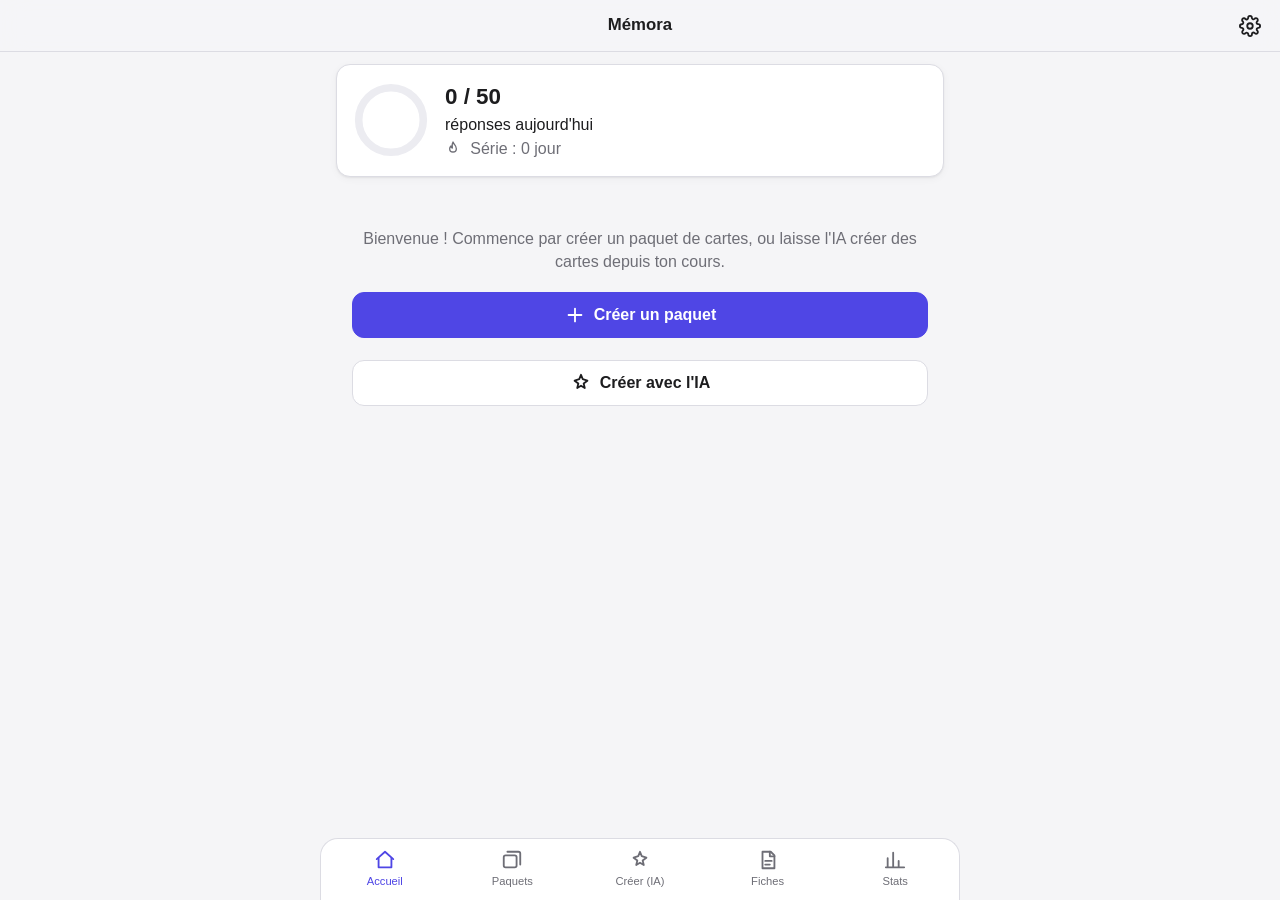
<file: index.html>
<!doctype html>
<html lang="fr">
<head>
  <meta charset="utf-8">
  <!-- viewport-fit=cover : utilise tout l'écran des iPhone à encoche -->
  <meta name="viewport" content="width=device-width, initial-scale=1, viewport-fit=cover">
  <title>Mémora</title>
  <meta name="description" content="Cartes de révision avec répétition espacée et IA intégrée">

  <!-- Couleur de la barre du téléphone (claire / sombre) -->
  <meta name="theme-color" content="#f5f5f7" media="(prefers-color-scheme: light)">
  <meta name="theme-color" content="#111114" media="(prefers-color-scheme: dark)">
  <meta name="color-scheme" content="light dark">

  <!-- PWA : installation sur l'écran d'accueil -->
  <link rel="manifest" href="manifest.json">
  <link rel="icon" href="icons/icon.svg" type="image/svg+xml">
  <link rel="icon" href="icons/icon-192.png" type="image/png" sizes="192x192">
  <!-- iPhone -->
  <link rel="apple-touch-icon" href="icons/apple-touch-icon.png">
  <meta name="apple-mobile-web-app-capable" content="yes">
  <meta name="mobile-web-app-capable" content="yes">
  <meta name="apple-mobile-web-app-status-bar-style" content="default">
  <meta name="apple-mobile-web-app-title" content="Mémora">

  <link rel="stylesheet" href="css/style.css">
</head>
<body>
  <main id="app" aria-live="polite">
    <div class="page center"><span class="spinner big"></span></div>
  </main>
  <nav id="tabs" class="tabs" aria-label="Navigation principale"></nav>

  <noscript>Cette application a besoin de JavaScript.</noscript>
  <script type="module" src="js/app.js"></script>
</body>
</html>
</file>
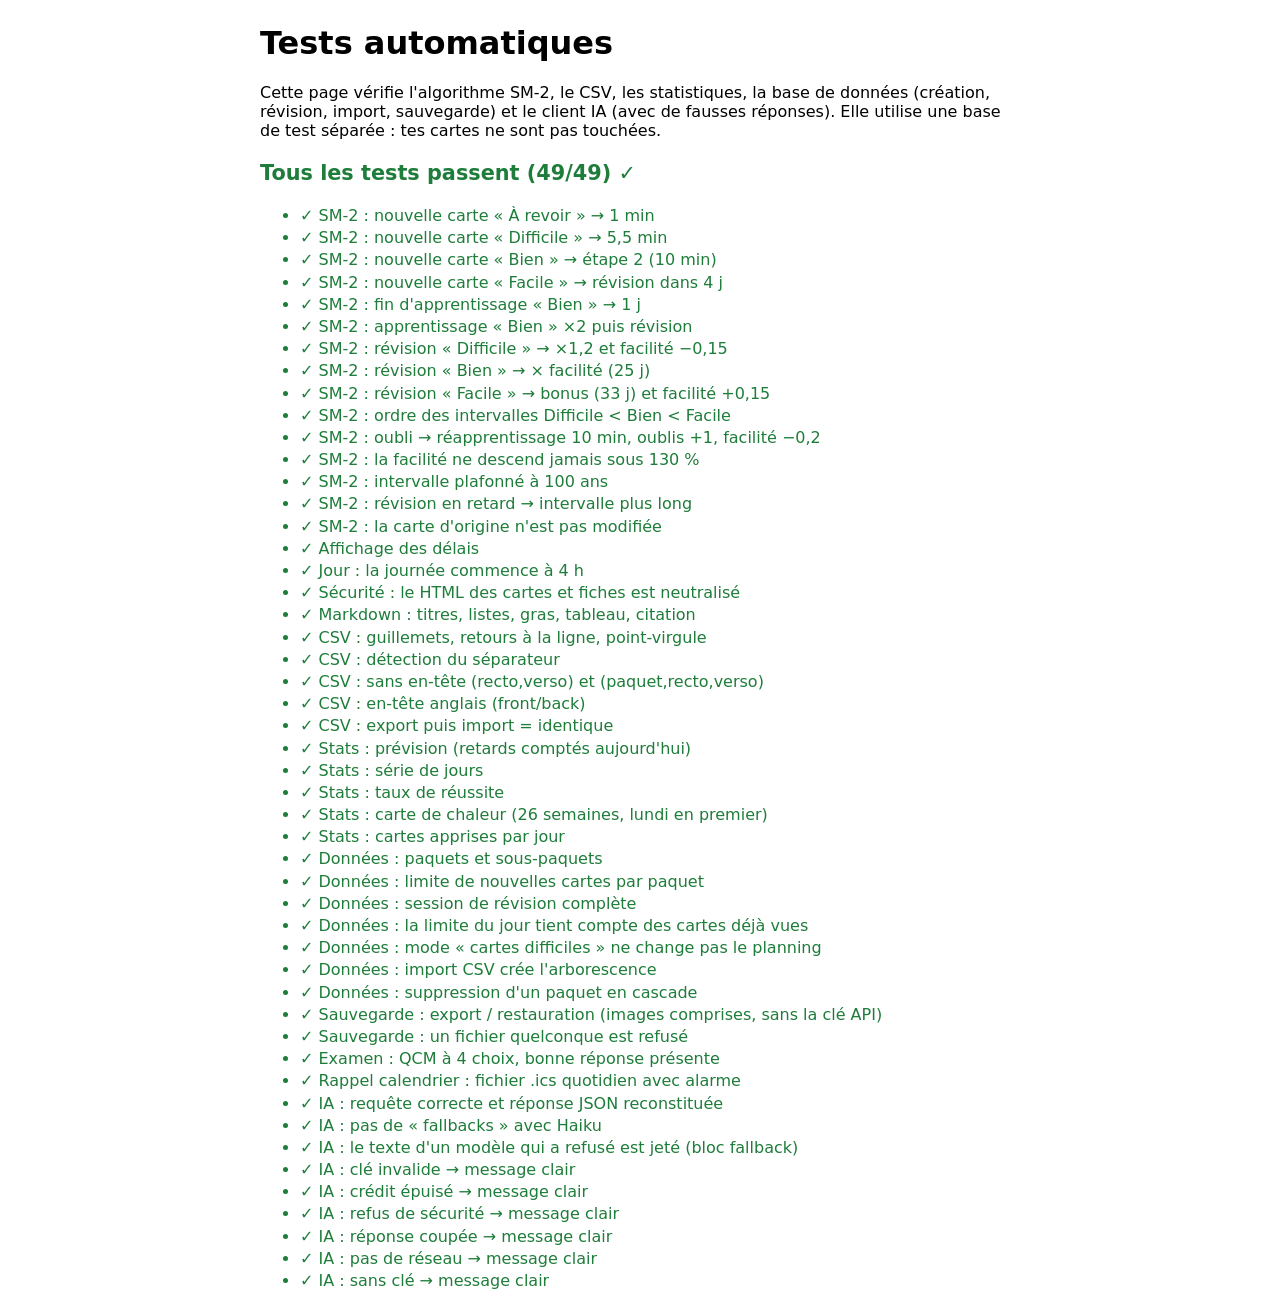
<file: tests/index.html>
<!doctype html>
<html lang="fr">
<head>
<meta charset="utf-8">
<meta name="viewport" content="width=device-width, initial-scale=1">
<title>Tests de l'app</title>
<style>
  body { font-family: system-ui, sans-serif; max-width: 760px; margin: 1.5rem auto; padding: 0 1rem; }
  .pass { color: #1e7d3a; } .fail { color: #c62828; font-weight: 600; }
  li { margin: .2rem 0; } pre { white-space: pre-wrap; background: #f6f6f8; padding: .5rem; border-radius: 6px; }
  #summary { font-size: 1.3rem; font-weight: 700; }
</style>
</head>
<body>
<h1>Tests automatiques</h1>
<p>Cette page vérifie l'algorithme SM-2, le CSV, les statistiques, la base de données (création, révision, import, sauvegarde) et le client IA (avec de fausses réponses). Elle utilise une base de test séparée : tes cartes ne sont pas touchées.</p>
<p id="summary">Tests en cours…</p>
<ul id="results"></ul>
<script>window.__TEST_DB_NAME__ = 'flashcards-test-db';</script>
<script type="module" src="tests.js"></script>
</body>
</html>
</file>
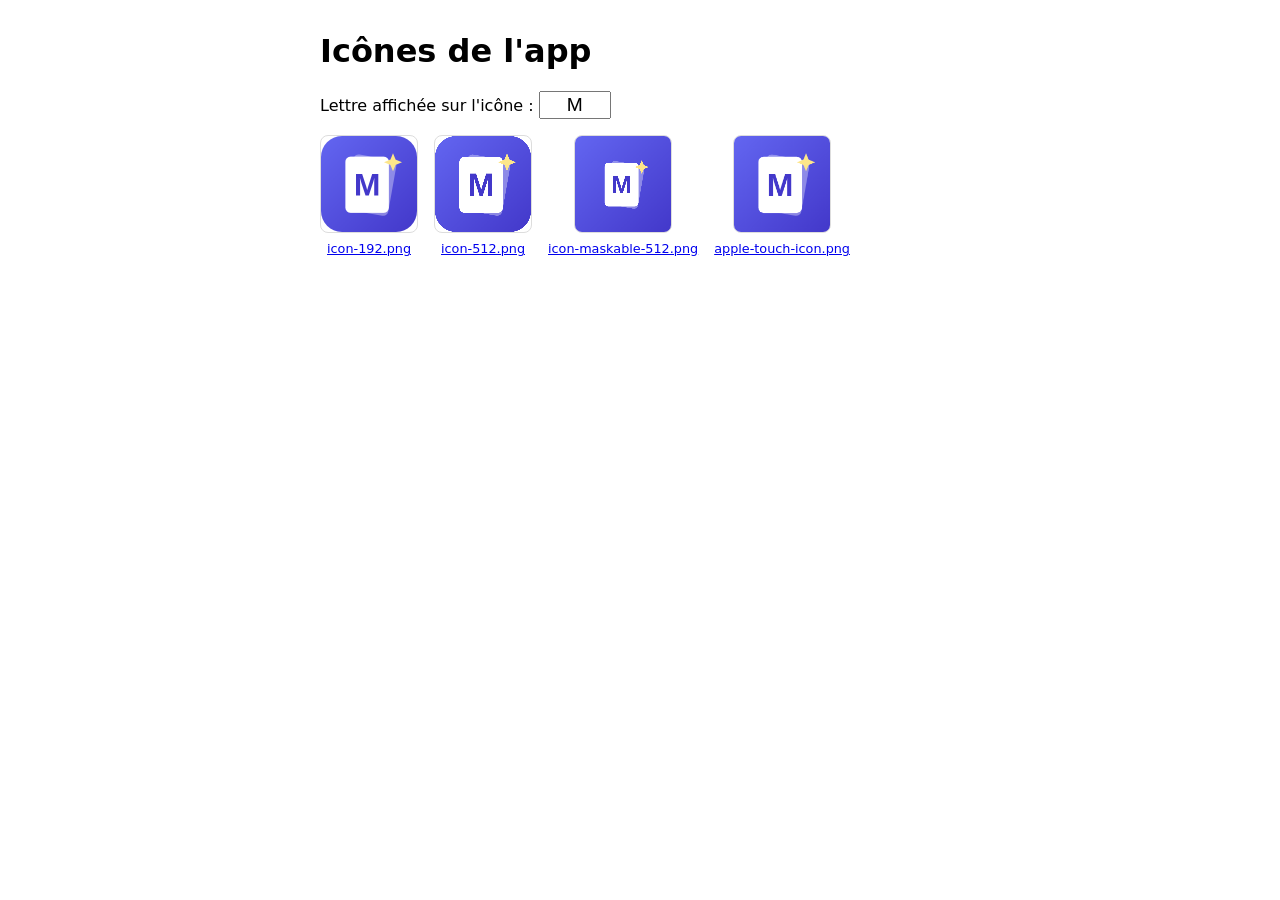
<file: tools/make-icons.html>
<!doctype html>
<html lang="fr">
<head>
<meta charset="utf-8">
<meta name="viewport" content="width=device-width, initial-scale=1">
<title>Fabrique d'icônes</title>
<style>
  body { font-family: system-ui, sans-serif; max-width: 640px; margin: 2rem auto; padding: 0 1rem; }
  .row { display: flex; gap: 1rem; flex-wrap: wrap; align-items: flex-end; }
  figure { margin: 0; text-align: center; font-size: .8rem; }
  canvas { border: 1px solid #ddd; border-radius: 8px; width: 96px; height: 96px; }
  a { display: block; margin-top: .3rem; }
  input { font-size: 1.2rem; width: 4rem; text-align: center; }
</style>
</head>
<body>
<!-- Outil : fabrique les icônes PNG de l'app (iPhone et Android ont
     besoin d'images PNG) à partir d'une lettre. Ouvre cette page dans un
     navigateur, choisis la lettre, puis télécharge les 4 fichiers dans
     le dossier « icons ». -->
<h1>Icônes de l'app</h1>
<p>Lettre affichée sur l'icône : <input id="letter" maxlength="2" value="M"></p>
<div class="row" id="out"></div>
<script>
const SIZES = [
  { name: 'icon-192.png', size: 192, maskable: false },
  { name: 'icon-512.png', size: 512, maskable: false },
  { name: 'icon-maskable-512.png', size: 512, maskable: true },
  { name: 'apple-touch-icon.png', size: 180, maskable: false, square: true },
];

// Même dessin que icons/icon.svg
function draw(ctx, s, letter, { maskable, square }) {
  const k = s / 512;
  ctx.save();
  ctx.scale(k, k);
  const g = ctx.createLinearGradient(0, 0, 512, 512);
  g.addColorStop(0, '#6366f1'); g.addColorStop(1, '#4338ca');
  ctx.fillStyle = g;
  if (maskable || square) ctx.fillRect(0, 0, 512, 512);           // fond plein (le téléphone découpe)
  else { roundRect(ctx, 0, 0, 512, 512, 112); ctx.fill(); }
  if (maskable) { ctx.translate(256, 256); ctx.scale(0.78, 0.78); ctx.translate(-256, -256); } // zone de sécurité
  ctx.save();
  ctx.translate(266, 262); ctx.rotate(10 * Math.PI / 180); ctx.translate(-266, -262);
  ctx.globalAlpha = 0.35; ctx.fillStyle = '#fff'; roundRect(ctx, 150, 112, 232, 300, 28); ctx.fill();
  ctx.restore();
  ctx.fillStyle = '#fff'; roundRect(ctx, 130, 110, 232, 300, 28); ctx.fill();
  ctx.fillStyle = '#4338ca';
  ctx.font = `700 ${letter.length > 1 ? 130 : 170}px Helvetica, Arial, sans-serif`;
  ctx.textAlign = 'center'; ctx.textBaseline = 'alphabetic';
  ctx.fillText(letter, 246, 318);
  ctx.fillStyle = '#fde68a';
  ctx.beginPath();
  ctx.moveTo(384, 92); ctx.lineTo(398, 126); ctx.lineTo(432, 140); ctx.lineTo(398, 154);
  ctx.lineTo(384, 188); ctx.lineTo(370, 154); ctx.lineTo(336, 140); ctx.lineTo(370, 126);
  ctx.closePath(); ctx.fill();
  ctx.restore();
}
function roundRect(ctx, x, y, w, h, r) {
  ctx.beginPath();
  ctx.moveTo(x + r, y); ctx.arcTo(x + w, y, x + w, y + h, r); ctx.arcTo(x + w, y + h, x, y + h, r);
  ctx.arcTo(x, y + h, x, y, r); ctx.arcTo(x, y, x + w, y, r); ctx.closePath();
}
function render() {
  const letter = document.getElementById('letter').value.trim() || 'M';
  const out = document.getElementById('out');
  out.innerHTML = '';
  for (const o of SIZES) {
    const c = document.createElement('canvas');
    c.width = c.height = o.size;
    draw(c.getContext('2d'), o.size, letter, o);
    const fig = document.createElement('figure');
    const a = document.createElement('a');
    a.href = c.toDataURL('image/png');
    a.download = o.name;
    a.textContent = o.name;
    a.dataset.name = o.name;
    fig.append(c, a);
    out.append(fig);
  }
}
document.getElementById('letter').oninput = render;
render();
</script>
</body>
</html>
</file>
<file: css/style.css>
/* =====================================================================
   style.css — Apparence de l'app
   Mobile d'abord, épuré, utilisable d'une main (actions en bas).
   Thème clair / sombre automatique selon le réglage du téléphone.
   ===================================================================== */

/* ---------- Couleurs (thème clair) ---------- */
:root {
  --bg: #f5f5f7;
  --surface: #ffffff;
  --surface-2: #ececf1;
  --text: #1d1d1f;
  --text-2: #55555c;
  --muted: #6e6e76;
  --border: #dcdce3;
  --accent: #4f46e5;
  --accent-ink: #ffffff;
  --accent-soft: #e8e7fd;
  --danger: #c62828;
  --danger-soft: #fdeaea;
  --ok: #1e7d3a;
  --ok-soft: #e4f4e8;
  --warn: #8a5a00;
  --warn-soft: #fff4d6;

  /* Compteurs : nouvelles / en cours / à revoir */
  --c-new: #2563eb;
  --c-learn: #c2410c;
  --c-review: #15803d;

  /* Boutons de réponse */
  --a1: #c62828; --a2: #b45309; --a3: #15803d; --a4: #2563eb;

  /* Carte de chaleur : une seule teinte, du clair au foncé */
  --h0: #e6e6ec; --h1: #c7c5f7; --h2: #9a95f0; --h3: #6c63e6; --h4: #4338ca;

  --radius: 14px;
  --shadow: 0 1px 2px rgba(0,0,0,.06), 0 2px 8px rgba(0,0,0,.04);
  --tabs-h: 62px;
  --safe-b: env(safe-area-inset-bottom, 0px);
  --safe-t: env(safe-area-inset-top, 0px);
  font-size: 16px;
}

/* ---------- Thème sombre (choisi, pas une simple inversion) ---------- */
@media (prefers-color-scheme: dark) {
  :root {
    --bg: #111114;
    --surface: #1c1c21;
    --surface-2: #2a2a31;
    --text: #f2f2f5;
    --text-2: #c4c4cc;
    --muted: #9a9aa3;
    --border: #34343c;
    --accent: #8b85ff;
    --accent-ink: #111114;
    --accent-soft: #2b2950;
    --danger: #ff6b6b;
    --danger-soft: #3a1c1e;
    --ok: #5fd07f;
    --ok-soft: #173322;
    --warn: #f3c25b;
    --warn-soft: #3a2f14;
    --c-new: #6ea8ff;
    --c-learn: #ff9a5c;
    --c-review: #5fd07f;
    --a1: #ff6b6b; --a2: #f3a649; --a3: #5fd07f; --a4: #6ea8ff;
    --h0: #26262d; --h1: #3b3870; --h2: #5650b0; --h3: #7c75ee; --h4: #b3aeff;
    --shadow: none;
  }
}

/* ---------- Base ---------- */
* { box-sizing: border-box; }
html { -webkit-text-size-adjust: 100%; }
body {
  margin: 0;
  background: var(--bg);
  color: var(--text);
  font-family: -apple-system, BlinkMacSystemFont, "Segoe UI", Roboto, "Helvetica Neue", Arial, sans-serif;
  line-height: 1.45;
  -webkit-tap-highlight-color: transparent;
  overscroll-behavior-y: none;
}
#app { min-height: 100vh; padding-bottom: calc(var(--tabs-h) + var(--safe-b) + 16px); }
body.no-tabs #app { padding-bottom: calc(var(--safe-b) + 8px); }
body.no-tabs .tabs { display: none; }
a { color: var(--accent); text-decoration: none; }
h1, h2, h3 { line-height: 1.2; margin: 0 0 .5rem; }
h2 { font-size: 1.15rem; }
h3 { font-size: 1rem; margin-top: 1rem; }
p { margin: .4rem 0; }
code { background: var(--surface-2); padding: .05em .35em; border-radius: 5px; font-size: .9em; }
mark { background: #ffe58a; color: #1d1d1f; border-radius: 3px; padding: 0 .15em; }
hr { border: none; border-top: 1px solid var(--border); margin: 1rem 0; }
.hidden { display: none !important; }
.muted { color: var(--muted); }
.small { font-size: .85rem; }
.center { text-align: center; }
.danger { color: var(--danger); }
.ok { color: var(--ok); }
.mono { font-family: ui-monospace, SFMono-Regular, Menlo, Consolas, monospace; font-size: .85rem; }

.page { max-width: 640px; margin: 0 auto; padding: 12px 16px; display: flex; flex-direction: column; gap: 12px; }
.page.center { min-height: 60vh; justify-content: center; align-items: stretch; }
.stack { display: flex; flex-direction: column; gap: 10px; }
.grid-2 { display: grid; grid-template-columns: 1fr 1fr; gap: 10px; }

/* ---------- Barre du haut ---------- */
.topbar {
  position: sticky; top: 0; z-index: 10;
  display: grid; grid-template-columns: 48px 1fr auto; align-items: center;
  min-height: 52px; padding: var(--safe-t) 8px 0;
  background: var(--bg); /* repli pour les anciens téléphones */
  background: color-mix(in srgb, var(--bg) 88%, transparent);
  backdrop-filter: saturate(1.8) blur(14px);
  -webkit-backdrop-filter: saturate(1.8) blur(14px);
  border-bottom: 1px solid var(--border);
}
.topbar h1 { font-size: 1.05rem; text-align: center; margin: 0; white-space: nowrap; overflow: hidden; text-overflow: ellipsis; }
.topbar-actions { display: flex; justify-content: flex-end; min-width: 48px; gap: 4px; align-items: center; }
.topbar-spacer { width: 44px; }
.icon-btn {
  display: inline-flex; align-items: center; justify-content: center;
  width: 44px; height: 44px; border-radius: 12px;
  border: none; background: transparent; color: var(--text); cursor: pointer;
}
.icon-btn:active { background: var(--surface-2); }
.icon-btn.small { width: 36px; height: 36px; }
.ico { width: 22px; height: 22px; flex: none; }
.ico.inline { width: 1em; height: 1em; vertical-align: -.12em; margin-right: .3em; }

/* ---------- Onglets du bas (pouce) ---------- */
.tabs {
  position: fixed; left: 0; right: 0; bottom: 0; z-index: 20;
  display: grid; grid-template-columns: repeat(5, 1fr);
  height: calc(var(--tabs-h) + var(--safe-b)); padding-bottom: var(--safe-b);
  background: var(--surface);
  background: color-mix(in srgb, var(--surface) 92%, transparent);
  backdrop-filter: saturate(1.8) blur(14px);
  -webkit-backdrop-filter: saturate(1.8) blur(14px);
  border-top: 1px solid var(--border);
}
.tab {
  display: flex; flex-direction: column; align-items: center; justify-content: center; gap: 2px;
  color: var(--muted); font-size: .7rem; font-weight: 500;
}
.tab.active { color: var(--accent); }

/* ---------- Boutons ---------- */
.btn {
  display: inline-flex; align-items: center; justify-content: center; gap: 8px;
  min-height: 46px; padding: 10px 16px;
  border-radius: 12px; border: 1px solid var(--border);
  background: var(--surface); color: var(--text);
  font: inherit; font-weight: 600; cursor: pointer; text-align: center;
  user-select: none; -webkit-user-select: none;
  transition: transform .06s ease;
}
.btn:active { transform: scale(.98); }
.btn:disabled, .btn.disabled { opacity: .5; pointer-events: none; }
.btn-primary { background: var(--accent); color: var(--accent-ink); border-color: var(--accent); }
.btn-danger { color: var(--danger); border-color: color-mix(in srgb, var(--danger) 40%, var(--border)); }
.btn-ghost { background: transparent; border-color: transparent; color: var(--accent); }
.btn-block { width: 100%; }
.btn-big { min-height: 56px; font-size: 1.05rem; }
.btn-small { min-height: 36px; padding: 6px 12px; font-size: .9rem; }

/* ---------- Champs de formulaire ---------- */
.field { display: flex; flex-direction: column; gap: 6px; }
.field > span { font-weight: 600; font-size: .92rem; }
.field small { color: var(--muted); }
input[type=text], input[type=number], input[type=password], input[type=search], input[type=time], select, textarea {
  width: 100%; font: inherit; font-size: 16px; /* 16px : évite le zoom auto sur iPhone */
  color: var(--text); background: var(--surface);
  border: 1px solid var(--border); border-radius: 12px; padding: 12px;
}
textarea { resize: vertical; min-height: 3em; }
input:focus, select:focus, textarea:focus { outline: 2px solid var(--accent); outline-offset: 0; border-color: transparent; }
.input-row { display: flex; gap: 8px; }
.search { margin-bottom: 4px; }
.switch-row { display: flex; justify-content: space-between; align-items: center; font-weight: 600; min-height: 44px; }
.switch-row input { width: 24px; height: 24px; accent-color: var(--accent); }
.hint { color: var(--muted); font-size: .85rem; margin: 0; }

/* ---------- Boîtes ---------- */
.card-box { background: var(--surface); border-radius: var(--radius); padding: 16px; box-shadow: var(--shadow); border: 1px solid var(--border); }
.error-box h2 { color: var(--danger); }
.section-title { margin: 12px 0 0; font-size: 1rem; color: var(--text-2); }
.empty { text-align: center; padding: 32px 16px; color: var(--muted); }
.empty .btn { margin-top: 12px; }
.banner { display: flex; gap: 10px; align-items: flex-start; padding: 12px 14px; border-radius: 12px; font-size: .92rem; color: var(--text); }
.banner .ico { flex: none; margin-top: 1px; }
.banner-info { background: var(--accent-soft); }
.banner-warn { background: var(--warn-soft); }
.banner-error { background: var(--danger-soft); color: var(--danger); }
.help-box { background: var(--surface-2); border-radius: 12px; padding: 10px 12px; font-size: .88rem; }
.help-box p { margin: .3rem 0; }
details summary { cursor: pointer; font-weight: 600; padding: 4px 0; }
.howto { padding-left: 1.2rem; }
.howto li { margin: .35rem 0; }

/* ---------- Objectif du jour ---------- */
.goal { display: flex; align-items: center; gap: 16px; }
.ring { width: 76px; height: 76px; transform: rotate(-90deg); flex: none; }
.ring circle { fill: none; stroke-width: 8; }
.ring-bg { stroke: var(--surface-2); }
.ring-fg { stroke: var(--accent); stroke-linecap: round; transition: stroke-dashoffset .6s ease; }
.goal-text { display: flex; flex-direction: column; }
.goal-text strong { font-size: 1.4rem; }

/* ---------- Listes de paquets ---------- */
.deck-list, .card-list, .sheet-list, .hard-list, .error-list, .preview-cards, .notion-list { list-style: none; margin: 0; padding: 0; }
.deck-list { background: var(--surface); border-radius: var(--radius); border: 1px solid var(--border); overflow: hidden; }
.deck-row { display: flex; align-items: center; border-top: 1px solid var(--border); }
.deck-row:first-child { border-top: none; }
.deck-main {
  flex: 1; display: flex; justify-content: space-between; align-items: center; gap: 8px;
  min-height: 54px; padding: 10px 12px 10px calc(14px + var(--depth, 0) * 18px);
  color: var(--text);
}
.deck-main:active { background: var(--surface-2); }
.deck-name { font-weight: 600; overflow: hidden; text-overflow: ellipsis; }
.sub-mark { color: var(--muted); margin-right: 6px; }
.counts { display: inline-flex; gap: 10px; font-variant-numeric: tabular-nums; font-weight: 700; font-size: .95rem; }
.counts.big { display: flex; justify-content: space-around; margin-bottom: 12px; font-weight: 500; }
.counts.big b { font-size: 1.3rem; display: block; text-align: center; }
.c-new { color: var(--c-new); }
.c-learn { color: var(--c-learn); }
.c-review { color: var(--c-review); }
.legend { display: flex; justify-content: center; gap: 14px; font-size: .78rem; font-weight: 600; }

/* ---------- Liste de cartes ---------- */
.card-list li a, .sheet-list li a, .hard-list li a {
  display: flex; flex-direction: column; gap: 2px; padding: 12px;
  background: var(--surface); border: 1px solid var(--border); border-radius: 12px; margin-bottom: 8px; color: var(--text);
}
.card-front { font-weight: 600; overflow: hidden; text-overflow: ellipsis; white-space: nowrap; }
.card-back { font-size: .88rem; overflow: hidden; text-overflow: ellipsis; white-space: nowrap; }
.tag { align-self: flex-start; font-size: .72rem; font-weight: 600; padding: 2px 8px; border-radius: 99px; background: var(--surface-2); color: var(--text-2); }
.tag-new { color: var(--c-new); }
.tag-learning, .tag-relearning { color: var(--c-learn); }
.tag-review { color: var(--c-review); }
.card-meta { line-height: 1.6; }

/* ---------- Images ---------- */
.img-tools { display: flex; gap: 8px; flex-wrap: wrap; }
.img-preview { position: relative; }
.img-preview img { max-width: 100%; max-height: 240px; border-radius: 10px; display: block; }
.img-remove { position: absolute; top: 4px; right: 4px; background: rgba(0,0,0,.55); color: #fff; width: 32px; height: 32px; border-radius: 50%; }
.thumbs { display: grid; grid-template-columns: repeat(auto-fill, minmax(84px, 1fr)); gap: 8px; }
.thumb { position: relative; aspect-ratio: 3/4; border-radius: 10px; overflow: hidden; background: var(--surface-2); }
.thumb img { width: 100%; height: 100%; object-fit: cover; }
.thumb > span { position: absolute; left: 4px; bottom: 4px; background: rgba(0,0,0,.6); color: #fff; font-size: .75rem; padding: 0 6px; border-radius: 6px; }

/* ---------- Révision ---------- */
.study { max-width: 640px; margin: 0 auto; padding: 12px 16px; display: flex; flex-direction: column; gap: 12px; min-height: calc(100vh - 60px - var(--safe-t)); }
.study-card { flex: 1; display: flex; }
.flashcard {
  flex: 1; background: var(--surface); border: 1px solid var(--border); border-radius: 18px;
  padding: 24px 18px; box-shadow: var(--shadow); font-size: 1.2rem; text-align: center;
  display: flex; flex-direction: column; justify-content: center; gap: 12px; overflow-wrap: anywhere;
}
.flashcard img { max-width: 100%; max-height: 38vh; border-radius: 10px; margin: 0 auto 8px; display: block; }
.fc-back { color: var(--text); }
.fc-sep { width: 100%; margin: 4px 0; }
/* Actions en bas d'écran : accessibles au pouce */
.study-actions { position: sticky; bottom: 0; padding: 8px 0 calc(8px + var(--safe-b)); background: linear-gradient(transparent, var(--bg) 30%); }
.answer-btns { display: grid; grid-template-columns: repeat(4, 1fr); gap: 8px; }
.answer-btns.two { grid-template-columns: 1fr 1fr; }
.ans {
  display: flex; flex-direction: column; align-items: center; justify-content: center; gap: 2px;
  min-height: 64px; border-radius: 14px; border: none; cursor: pointer; font: inherit;
  color: #fff; font-weight: 700;
}
.ans:active { transform: scale(.97); }
.ans-label { font-size: .92rem; }
.ans-ivl { font-size: .78rem; font-weight: 500; opacity: .92; }
.ans-1 { background: var(--a1); } .ans-2 { background: var(--a2); } .ans-3 { background: var(--a3); } .ans-4 { background: var(--a4); }
@media (prefers-color-scheme: dark) { .ans { color: #111114; } }
.done-box { text-align: center; display: flex; flex-direction: column; gap: 10px; }
.big-emoji { font-size: 3rem; }

/* ---------- Quiz / examen ---------- */
.quiz-progress { text-align: center; color: var(--muted); font-size: .9rem; }
.timer { font-variant-numeric: tabular-nums; font-weight: 700; padding: 0 8px; }
.timer.danger { color: var(--danger); }
.choice {
  width: 100%; text-align: left; min-height: 54px; padding: 12px 14px; border-radius: 12px;
  border: 1px solid var(--border); background: var(--surface); color: var(--text); font: inherit; cursor: pointer;
}
.choice.right { border-color: var(--ok); background: var(--ok-soft); }
.choice.wrong { border-color: var(--danger); background: var(--danger-soft); }
.explain { padding: 12px; border-radius: 12px; font-size: .92rem; background: var(--surface-2); }
.explain.ok { background: var(--ok-soft); }
.explain.ko { background: var(--danger-soft); }
.score { font-size: 2.6rem; font-weight: 800; }
.error-list li { background: var(--surface); border: 1px solid var(--border); border-radius: 12px; padding: 12px; margin-bottom: 8px; display: flex; flex-direction: column; gap: 4px; }
.right-answer { color: var(--ok); }
.wrong-answer { color: var(--danger); }

/* ---------- Assistant IA ---------- */
.segmented { display: flex; background: var(--surface-2); padding: 4px; border-radius: 12px; gap: 4px; }
.segmented button { flex: 1; min-height: 40px; border: none; border-radius: 9px; background: transparent; color: var(--text-2); font: inherit; font-weight: 600; font-size: .88rem; cursor: pointer; }
.segmented button.active { background: var(--surface); color: var(--text); box-shadow: var(--shadow); }
.segmented.small button { min-height: 34px; font-size: .82rem; }
.notion-list li { background: var(--surface); border: 1px solid var(--border); border-radius: 12px; padding: 10px; margin-bottom: 8px; display: flex; flex-direction: column; gap: 6px; }
.notion-head { display: flex; gap: 6px; align-items: center; }
.notion-num { flex: none; width: 28px; height: 28px; border-radius: 50%; background: var(--accent-soft); color: var(--accent); font-weight: 700; display: flex; align-items: center; justify-content: center; font-size: .85rem; }
.notion-list input, .notion-list textarea { padding: 8px 10px; }
.preview-cards li { background: var(--surface); border: 1px solid var(--border); border-radius: 12px; padding: 10px; margin-bottom: 8px; display: flex; flex-direction: column; gap: 6px; }
.pc-head { display: flex; justify-content: space-between; align-items: center; }
.pc-front { font-weight: 600; }
.report.ok { border-color: var(--ok); }
.report.ok h2 { color: var(--ok); }
.report.warn { border-color: var(--warn); }
.report ul { padding-left: 1.2rem; margin: .3rem 0 .6rem; }
.working { text-align: center; display: flex; flex-direction: column; gap: 10px; align-items: center; }
.checklist { list-style: none; padding: 0; text-align: left; margin: 0; }
.checklist li { padding: 2px 0; color: var(--muted); }
.checklist li.done { color: var(--ok); }
.checklist li.current { color: var(--text); font-weight: 600; }
.loading { display: flex; align-items: center; gap: 10px; color: var(--muted); padding: 12px 0; }

/* ---------- Fiches ---------- */
.sheet-title { font-size: 1.4rem; margin-top: 4px; }
.sheet-content { overflow-wrap: anywhere; }
.sheet-content h2 { font-size: 1.15rem; margin-top: 1.2rem; color: var(--accent); }
.sheet-content h3 { font-size: 1rem; margin-top: 1rem; }
.sheet-content ul, .sheet-content ol { padding-left: 1.3rem; }
.sheet-content li { margin: .2rem 0; }
.sheet-content blockquote { margin: .6rem 0; padding: .4rem .8rem; border-left: 4px solid var(--accent); background: var(--accent-soft); border-radius: 0 8px 8px 0; }
.table-wrap { overflow-x: auto; margin: .6rem 0; }
table { border-collapse: collapse; width: 100%; font-size: .9rem; }
th, td { border: 1px solid var(--border); padding: 6px 8px; text-align: left; vertical-align: top; }
th { background: var(--surface-2); }

/* ---------- Statistiques ---------- */
.tiles { display: grid; grid-template-columns: 1fr 1fr; gap: 10px; }
.tile { background: var(--surface); border: 1px solid var(--border); border-radius: var(--radius); padding: 12px; display: flex; flex-direction: column; }
.tile b { font-size: 1.5rem; font-variant-numeric: tabular-nums; }
.tile span { color: var(--muted); font-size: .8rem; }
.chart { width: 100%; height: auto; display: block; overflow: visible; }
.chart .bar { fill: var(--accent); }
.chart .hit { fill: transparent; }
.chart g:hover .bar, .chart g:active .bar { fill: var(--h4); }
.chart .baseline { stroke: var(--border); stroke-width: 1; }
.chart text { fill: var(--muted); font-size: 9px; }
.heat-wrap { overflow-x: auto; }
.heatmap { width: 100%; min-width: 300px; height: auto; display: block; }
.heatmap text { fill: var(--muted); font-size: 8px; }
.h0 { fill: var(--h0); background: var(--h0); } .h1 { fill: var(--h1); background: var(--h1); }
.h2 { fill: var(--h2); background: var(--h2); } .h3 { fill: var(--h3); background: var(--h3); }
.h4 { fill: var(--h4); background: var(--h4); }
.heat-legend { display: flex; align-items: center; justify-content: flex-end; gap: 3px; font-size: .75rem; color: var(--muted); margin-top: 6px; }
.heat-legend i { width: 11px; height: 11px; border-radius: 2px; display: inline-block; }
.data-table td:nth-child(2), .data-table td:nth-child(3) { text-align: right; font-variant-numeric: tabular-nums; }
.hard-list li a span:first-child { font-weight: 600; }
.chart-tip { position: fixed; z-index: 50; pointer-events: none; background: var(--text); color: var(--bg); padding: 6px 10px; border-radius: 8px; font-size: .82rem; white-space: nowrap; }

/* ---------- Fenêtres, messages ---------- */
.modal-backdrop {
  position: fixed; inset: 0; z-index: 100; background: rgba(0,0,0,.45);
  display: flex; align-items: flex-end; justify-content: center; padding: 16px 16px calc(16px + var(--safe-b));
  animation: fade .15s ease;
}
.modal { width: 100%; max-width: 480px; background: var(--surface); color: var(--text); border-radius: 18px; padding: 20px; display: flex; flex-direction: column; gap: 12px; }
.modal-actions { display: flex; gap: 10px; }
.modal-actions .btn { flex: 1; }
@keyframes fade { from { opacity: 0; } to { opacity: 1; } }
.toast {
  position: fixed; left: 50%; bottom: calc(var(--tabs-h) + var(--safe-b) + 14px); z-index: 200;
  transform: translate(-50%, 20px); opacity: 0; transition: all .25s ease;
  background: var(--text); color: var(--bg); padding: 10px 16px; border-radius: 12px;
  font-size: .92rem; max-width: calc(100% - 32px); text-align: center; box-shadow: 0 6px 24px rgba(0,0,0,.2);
}
.toast.show { transform: translate(-50%, 0); opacity: 1; }
.toast-error { background: var(--danger); color: #fff; }
.toast-success { background: var(--ok); color: #fff; }
body.no-tabs .toast { bottom: calc(var(--safe-b) + 100px); }
.update-banner {
  position: fixed; left: 12px; right: 12px; top: calc(var(--safe-t) + 8px); z-index: 150;
  display: flex; justify-content: space-between; align-items: center; gap: 10px;
  background: var(--surface); border: 1px solid var(--border); border-radius: 14px; padding: 10px 12px; box-shadow: 0 6px 24px rgba(0,0,0,.15);
}

/* ---------- Animation de chargement ---------- */
.spinner { display: inline-block; width: 18px; height: 18px; border: 2.5px solid var(--border); border-top-color: var(--accent); border-radius: 50%; animation: spin .8s linear infinite; vertical-align: middle; }
.spinner.big { width: 42px; height: 42px; border-width: 4px; margin: 0 auto; }
@keyframes spin { to { transform: rotate(360deg); } }
@media (prefers-reduced-motion: reduce) { * { animation-duration: .01ms !important; transition: none !important; } }

/* ---------- Écrans plus larges (tablette / ordinateur) ---------- */
@media (min-width: 700px) {
  .modal-backdrop { align-items: center; }
  .tabs { max-width: 640px; margin: 0 auto; border-radius: 18px 18px 0 0; border: 1px solid var(--border); border-bottom: none; }
}

/* ---------- Impression / export PDF d'une fiche ---------- */
@media print {
  :root { --text: #000; --bg: #fff; --surface: #fff; --accent: #3730a3; --accent-soft: #eef; --border: #bbb; --surface-2: #f0f0f0; }
  body { background: #fff; color: #000; }
  .tabs, .topbar, .no-print, .toast, .update-banner { display: none !important; }
  #app { padding: 0; }
  .page { max-width: none; padding: 0; }
  .sheet-content h2 { break-after: avoid; }
  table, blockquote, li { break-inside: avoid; }
}
</file>
